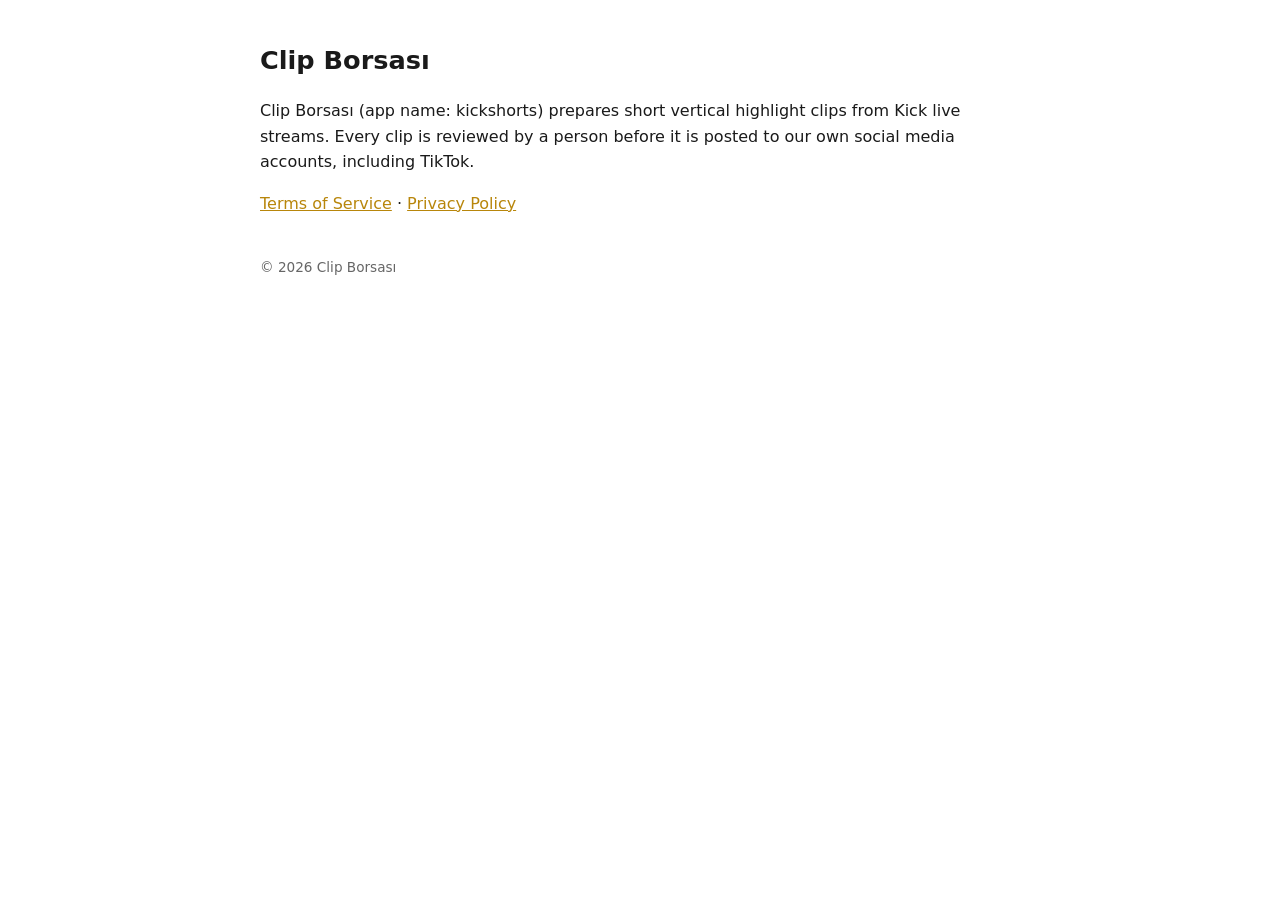
<file: index.html>
<!doctype html><html lang="en"><head><meta charset="utf-8"><meta name="viewport" content="width=device-width,initial-scale=1">
<title>Clip Borsası</title><link rel="stylesheet" href="style.css"></head><body>
<h1>Clip Borsası</h1>
<p>Clip Borsası (app name: kickshorts) prepares short vertical highlight clips from Kick live streams. Every clip is reviewed by a person before it is posted to our own social media accounts, including TikTok.</p>
<p id="auth"></p>
<p><a href="terms.html">Terms of Service</a> · <a href="privacy.html">Privacy Policy</a></p>
<script>
// TikTok Login Kit sends the browser here with ?code=...&state=...
// Nothing is processed on this page; the operator copies the address back into the local tool.
var q=new URLSearchParams(location.search);
if(q.get("code")){document.getElementById("auth").textContent="Authorization received. Copy the full address from the address bar and paste it into the tool.";}
else if(q.get("error")){document.getElementById("auth").textContent="Authorization failed: "+(q.get("error_description")||q.get("error"));}
</script>
<footer>© 2026 Clip Borsası</footer></body></html>
</file>
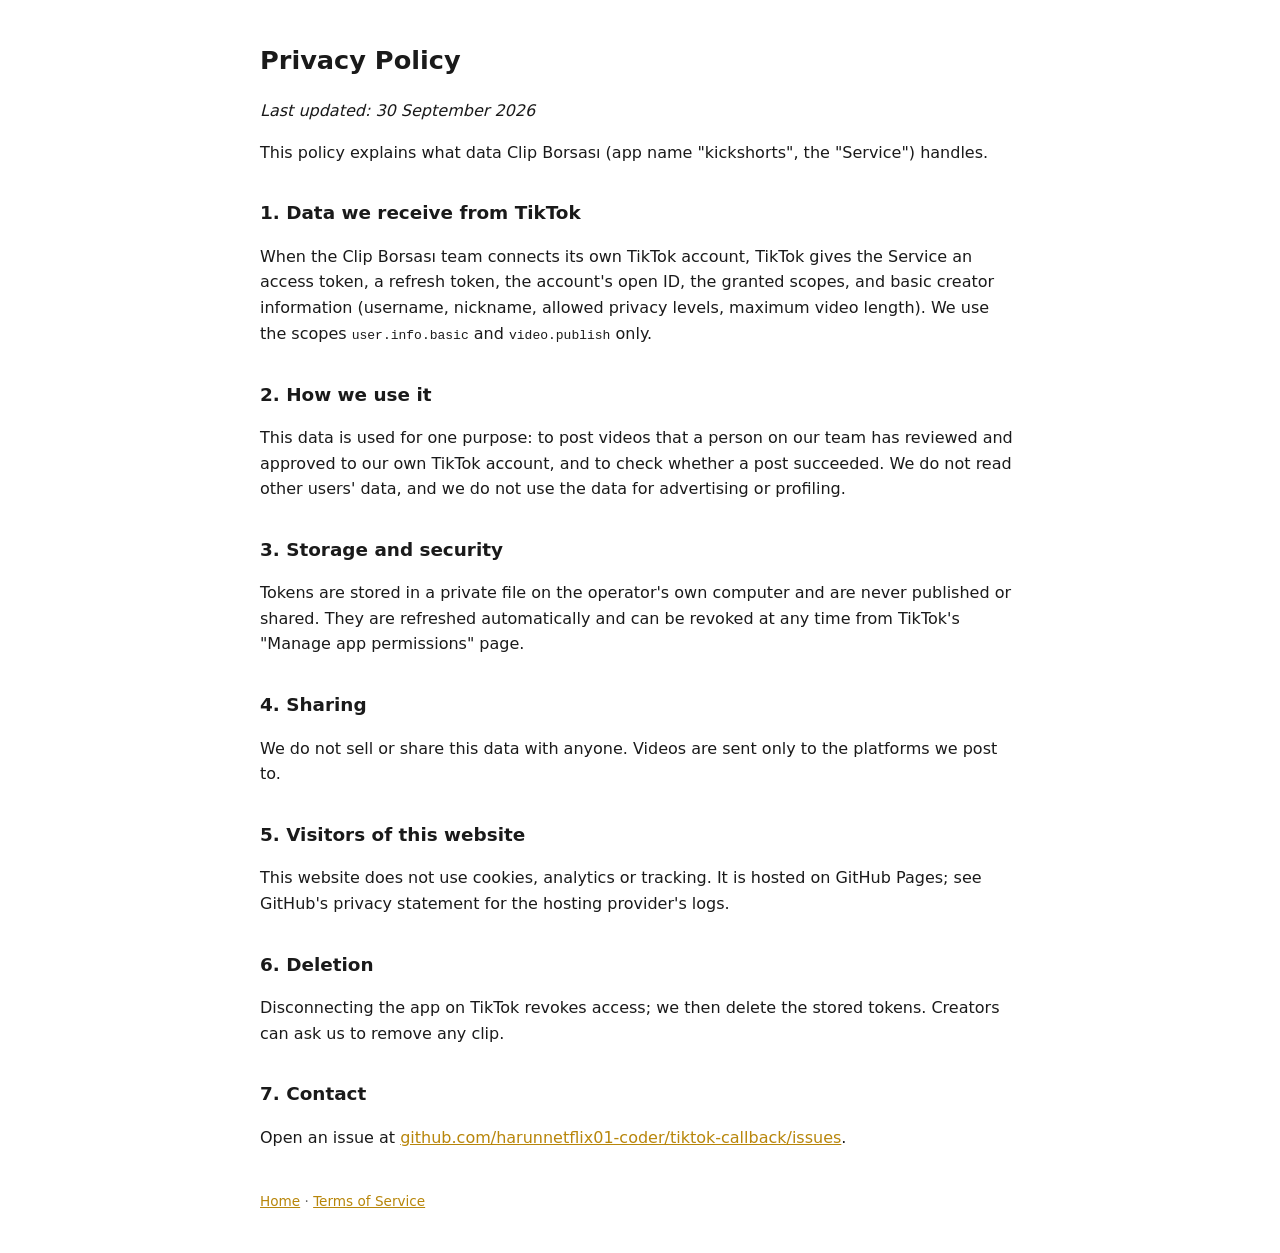
<file: privacy.html>
<!doctype html><html lang="en"><head><meta charset="utf-8"><meta name="viewport" content="width=device-width,initial-scale=1">
<title>Privacy Policy</title><link rel="stylesheet" href="style.css"></head><body>
<h1>Privacy Policy</h1>
<p><em>Last updated: 30 September 2026</em></p>
<p>This policy explains what data Clip Borsası (app name "kickshorts", the "Service") handles.</p>
<h2>1. Data we receive from TikTok</h2>
<p>When the Clip Borsası team connects its own TikTok account, TikTok gives the Service an access token, a refresh token, the account's open ID, the granted scopes, and basic creator information (username, nickname, allowed privacy levels, maximum video length). We use the scopes <code>user.info.basic</code> and <code>video.publish</code> only.</p>
<h2>2. How we use it</h2>
<p>This data is used for one purpose: to post videos that a person on our team has reviewed and approved to our own TikTok account, and to check whether a post succeeded. We do not read other users' data, and we do not use the data for advertising or profiling.</p>
<h2>3. Storage and security</h2>
<p>Tokens are stored in a private file on the operator's own computer and are never published or shared. They are refreshed automatically and can be revoked at any time from TikTok's "Manage app permissions" page.</p>
<h2>4. Sharing</h2>
<p>We do not sell or share this data with anyone. Videos are sent only to the platforms we post to.</p>
<h2>5. Visitors of this website</h2>
<p>This website does not use cookies, analytics or tracking. It is hosted on GitHub Pages; see GitHub's privacy statement for the hosting provider's logs.</p>
<h2>6. Deletion</h2>
<p>Disconnecting the app on TikTok revokes access; we then delete the stored tokens. Creators can ask us to remove any clip.</p>
<h2>7. Contact</h2>
<p>Open an issue at <a href="https://github.com/harunnetflix01-coder/tiktok-callback/issues">github.com/harunnetflix01-coder/tiktok-callback/issues</a>.</p>
<footer><a href="index.html">Home</a> · <a href="terms.html">Terms of Service</a></footer></body></html>
</file>
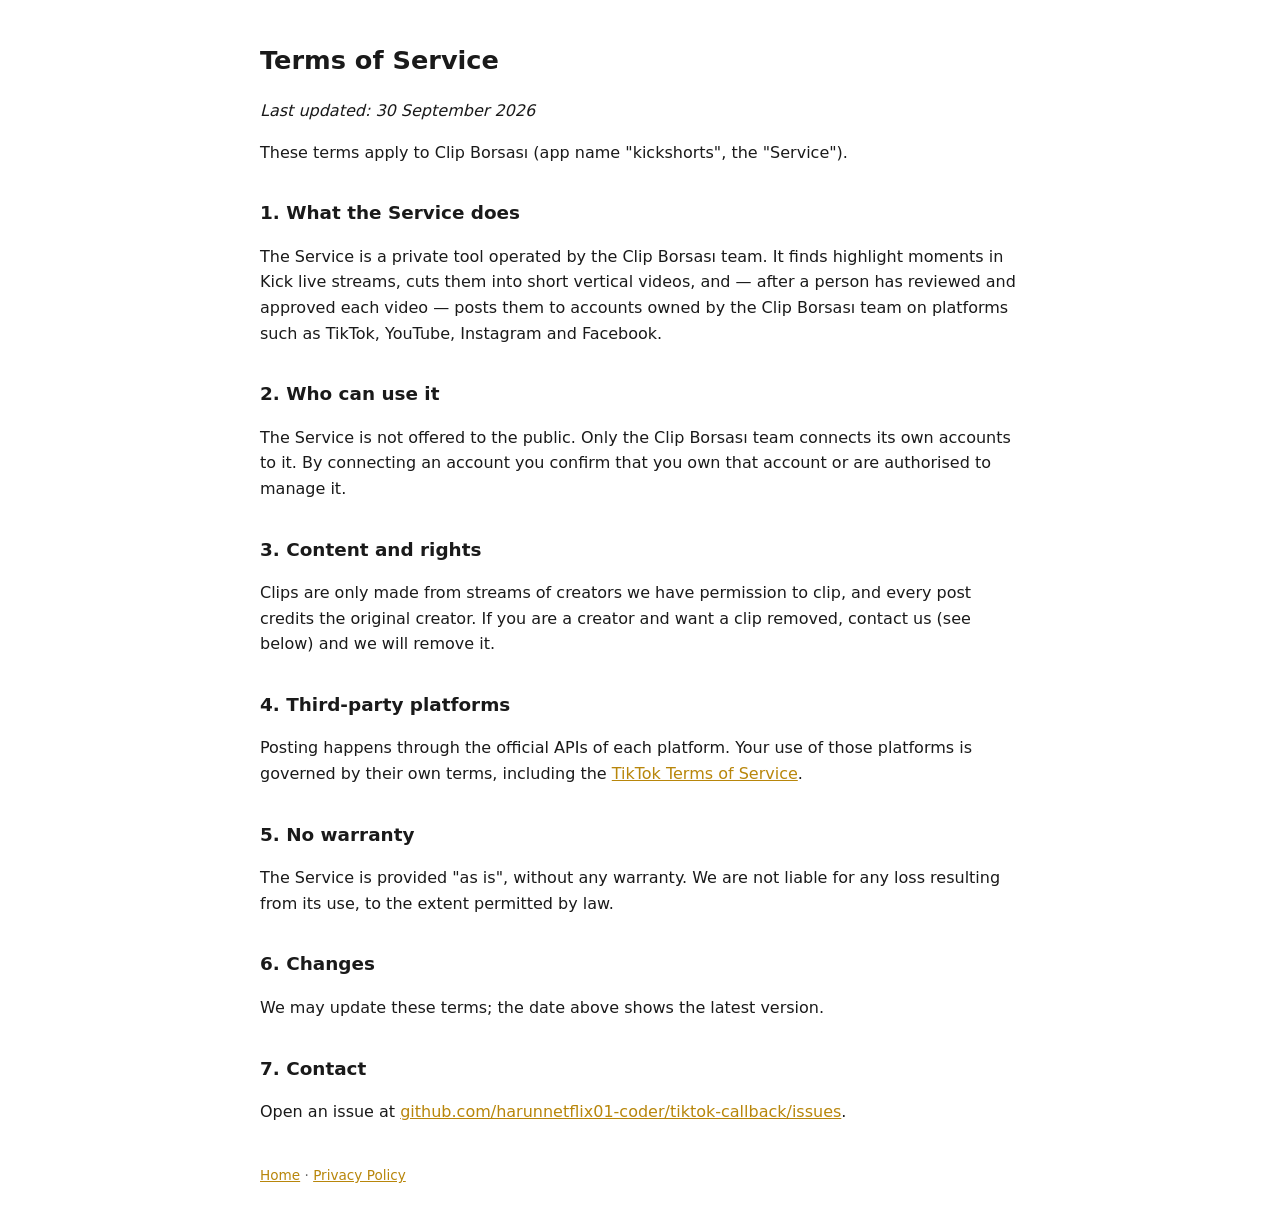
<file: terms.html>
<!doctype html><html lang="en"><head><meta charset="utf-8"><meta name="viewport" content="width=device-width,initial-scale=1">
<title>Terms of Service</title><link rel="stylesheet" href="style.css"></head><body>
<h1>Terms of Service</h1>
<p><em>Last updated: 30 September 2026</em></p>
<p>These terms apply to Clip Borsası (app name "kickshorts", the "Service").</p>
<h2>1. What the Service does</h2>
<p>The Service is a private tool operated by the Clip Borsası team. It finds highlight moments in Kick live streams, cuts them into short vertical videos, and — after a person has reviewed and approved each video — posts them to accounts owned by the Clip Borsası team on platforms such as TikTok, YouTube, Instagram and Facebook.</p>
<h2>2. Who can use it</h2>
<p>The Service is not offered to the public. Only the Clip Borsası team connects its own accounts to it. By connecting an account you confirm that you own that account or are authorised to manage it.</p>
<h2>3. Content and rights</h2>
<p>Clips are only made from streams of creators we have permission to clip, and every post credits the original creator. If you are a creator and want a clip removed, contact us (see below) and we will remove it.</p>
<h2>4. Third-party platforms</h2>
<p>Posting happens through the official APIs of each platform. Your use of those platforms is governed by their own terms, including the <a href="https://www.tiktok.com/legal/terms-of-service">TikTok Terms of Service</a>.</p>
<h2>5. No warranty</h2>
<p>The Service is provided "as is", without any warranty. We are not liable for any loss resulting from its use, to the extent permitted by law.</p>
<h2>6. Changes</h2>
<p>We may update these terms; the date above shows the latest version.</p>
<h2>7. Contact</h2>
<p>Open an issue at <a href="https://github.com/harunnetflix01-coder/tiktok-callback/issues">github.com/harunnetflix01-coder/tiktok-callback/issues</a>.</p>
<footer><a href="index.html">Home</a> · <a href="privacy.html">Privacy Policy</a></footer></body></html>
</file>
<file: style.css>
body{font-family:system-ui,-apple-system,Segoe UI,Roboto,sans-serif;max-width:760px;margin:40px auto;padding:0 16px;line-height:1.6;color:#1a1a1a;background:#fff}
h1{font-size:1.6rem}h2{font-size:1.15rem;margin-top:1.8em}a{color:#b8860b}
footer{margin-top:3em;font-size:.85rem;color:#666}
@media (prefers-color-scheme:dark){body{background:#111;color:#e8e8e8}footer{color:#999}}
</file>
